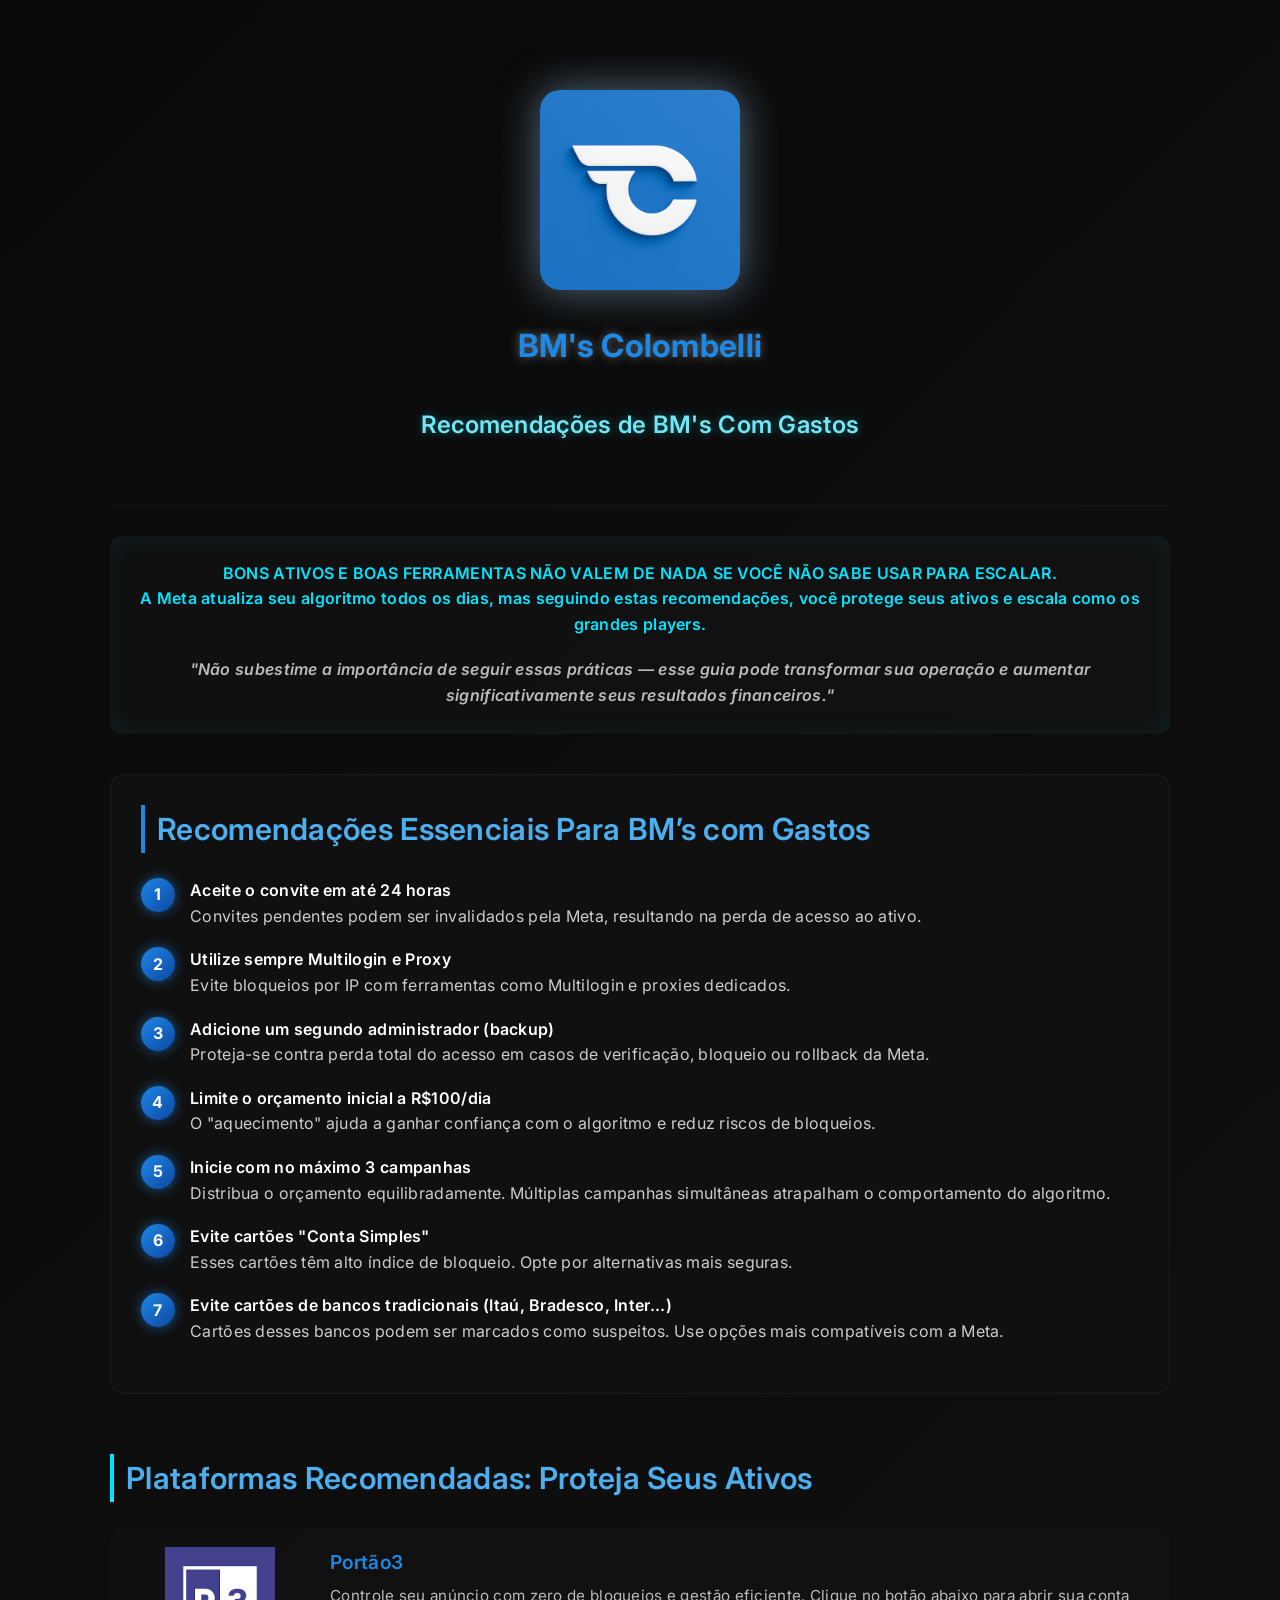
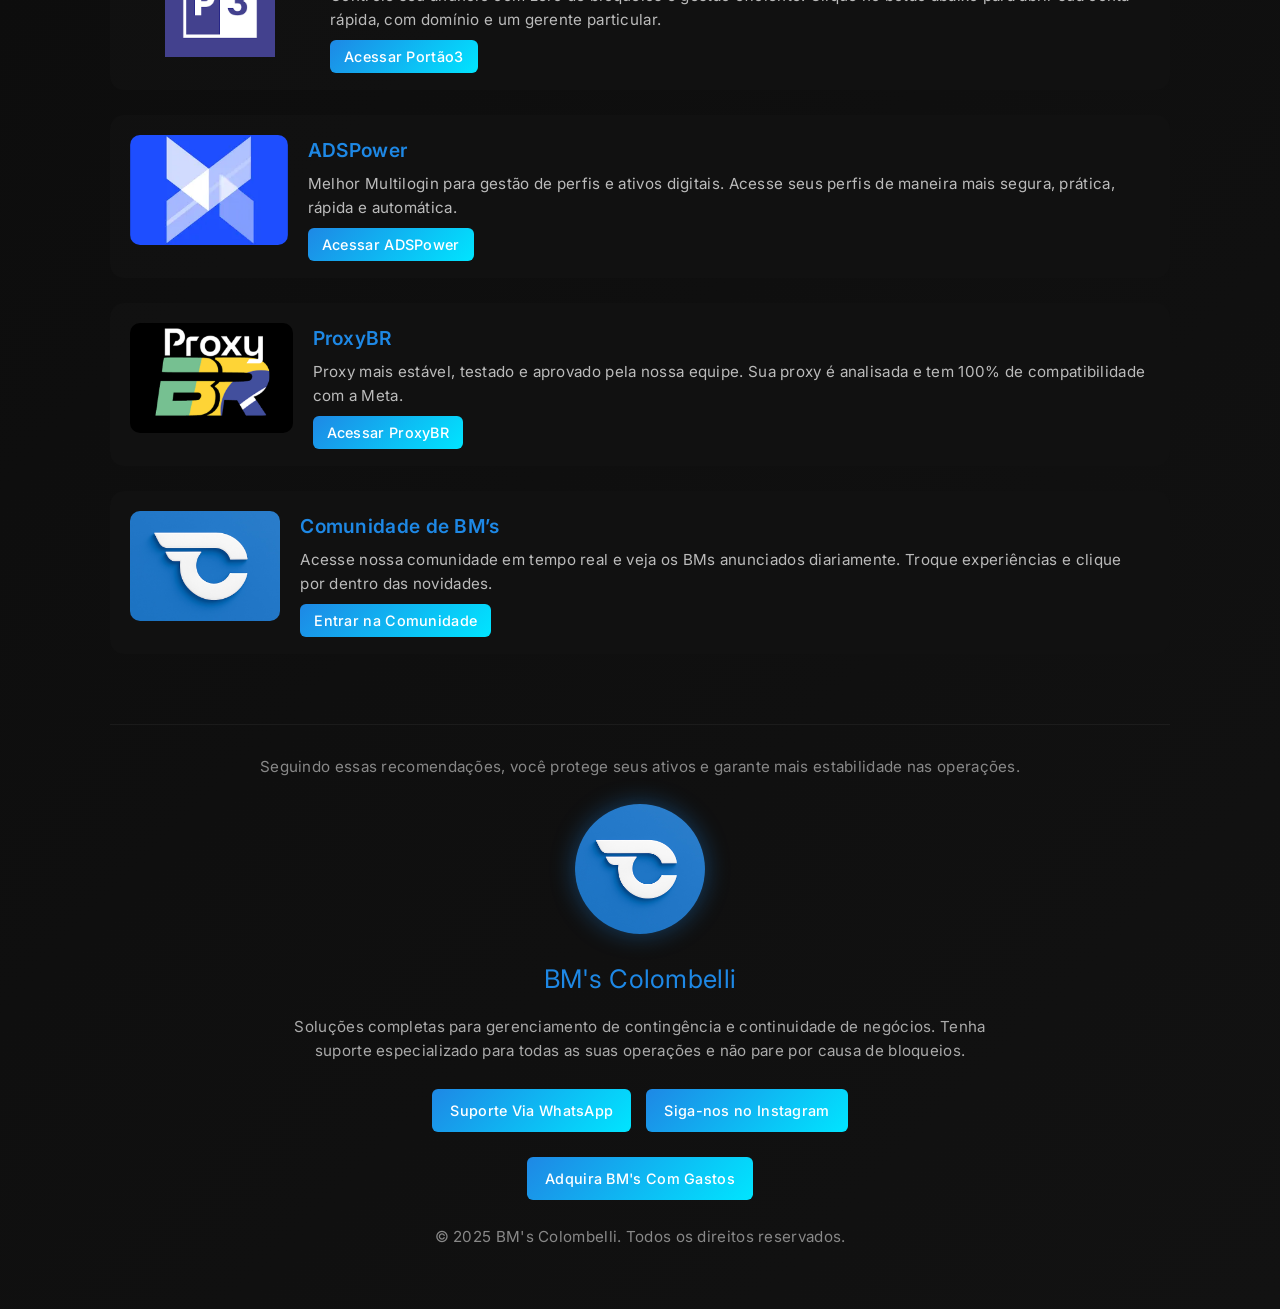
<file: recomendacao.html>
<!DOCTYPE html>
<html lang="pt-BR">
<head>
  <meta charset="UTF-8" />
  <meta name="viewport" content="width=device-width, initial-scale=1.0" />
  <title>Recomendações BM's Colombelli</title>

  <!-- Google Fonts: Inter -->
  <link href="https://fonts.googleapis.com/css2?family=Inter:wght@400;500;600;700&display=swap" rel="stylesheet">

  <style>
    /* ===== RESET ===== */
    * {
      margin: 0;
      padding: 0;
      box-sizing: border-box;
    }

    /* ===== BASE ===== */
    body {
      font-family: 'Inter', sans-serif;
      background: linear-gradient(135deg, #0a0a0a, #121212);
      color: #e0e0e0;
      line-height: 1.6;
      letter-spacing: 0.3px;
    }

    .container {
      max-width: 1100px;
      margin: 0 auto;
      padding: 30px 20px;
    }

    /* ===== HEADER ===== */
    header {
      display: flex;
      flex-direction: column;
      align-items: center;
      justify-content: center;
      gap: 20px;
      padding: 60px 20px;
      border-bottom: 1px solid rgba(255, 255, 255, 0.05);
      text-align: center;
    }

    header .logo {
      width: 200px;
      height: 200px;
      border-radius: 20px;
      object-fit: cover;
      box-shadow: 0 0 40px rgba(157, 202, 241, 0.5);
      flex-shrink: 0;
    }

    header .company-name {
      font-size: 2rem;
      font-weight: 700;
      color: #1e88e5;
      text-shadow: 0 0 10px rgba(255, 255, 255, 0.3), 0 0 20px rgba(255, 255, 255, 0.1);
      margin-top: 10px;
    }

    /* Novo título "Recomendações de BM's Com Gastos" */
    .header-title {
      font-size: 1.5rem;
      font-weight: 600;
      color: #74e6f3;
      margin-top: 15px;
      text-shadow: 0 0 8px rgba(0, 229, 255, 0.4);
    }

    /* ===== DESTAQUE ===== */
    .highlight {
      background: rgba(20, 20, 20, 0.6);
      backdrop-filter: blur(10px);
      padding: 25px;
      border-radius: 12px;
      margin: 30px 0;
      text-align: center;
      color: #00e5ff;
      font-weight: 600;
      box-shadow: inset 0 0 25px rgba(0, 229, 255, 0.08);
    }

    .highlight .quote {
      margin-top: 20px;
      font-style: italic;
      color: #bbb;
      font-size: 1rem;
    }

    /* ===== LISTA DE RECOMENDAÇÕES ===== */
    .recommendations {
      background: rgba(18, 18, 18, 0.75);
      border: 1px solid rgba(255, 255, 255, 0.05);
      padding: 30px;
      border-radius: 14px;
      margin-top: 40px;
    }

    .recommendations h2 {
      font-size: 1.9rem;
      color: #4cafef;
      margin-bottom: 25px;
      font-weight: 600;
      border-left: 4px solid #1e88e5;
      padding-left: 12px;
    }

    .item {
      display: flex;
      gap: 15px;
      margin-bottom: 18px;
    }

    .number {
      background: linear-gradient(135deg, #1e88e5, #0d47a1);
      color: white;
      width: 34px;
      height: 34px;
      border-radius: 50%;
      display: flex;
      align-items: center;
      justify-content: center;
      font-weight: bold;
      box-shadow: 0 0 12px rgba(30, 136, 229, 0.6);
    }

    .content {
      flex: 1;
      font-size: 1rem;
      color: #ccc;
    }
    .content strong {
      color: #fff;
      font-weight: 600;
    }

    /* ===== PLATAFORMAS ===== */
    .platforms {
      margin-top: 60px;
    }

    .platforms h2 {
      font-size: 1.9rem;
      color: #4cafef;
      margin-bottom: 25px;
      font-weight: 600;
      border-left: 4px solid #00e5ff;
      padding-left: 12px;
    }

    .platform-item {
      display: flex;
      align-items: flex-start;
      gap: 20px;
      background: rgba(18, 18, 18, 0.75);
      border-radius: 14px;
      padding: 20px;
      margin-bottom: 25px;
      transition: transform 0.3s ease, box-shadow 0.3s ease;
    }
    .platform-item:hover {
      transform: translateY(-4px);
      box-shadow: 0 6px 18px rgba(0, 229, 255, 0.1);
    }

    .platform-img {
      width: 180px;
      height: 110px;
      border-radius: 10px;
      object-fit: cover;
    }

    .platform-name {
      font-weight: 600;
      font-size: 1.2rem;
      color: #1e88e5;
      margin-bottom: 6px;
    }

    .platform-desc {
      font-size: 0.95rem;
      color: #bbb;
      margin-bottom: 12px;
    }

    .btn {
      background: linear-gradient(135deg, #1e88e5, #00e5ff);
      color: white;
      padding: 8px 14px;
      border-radius: 6px;
      text-decoration: none;
      font-size: 0.9rem;
      font-weight: 500;
      transition: opacity 0.3s;
    }
    .btn:hover {
      opacity: 0.85;
    }

    /* ===== FOOTER ===== */
    footer {
      text-align: center;
      margin-top: 70px;
      padding: 30px 20px;
      border-top: 1px solid rgba(255, 255, 255, 0.05);
      color: #888;
      font-size: 0.95rem;
    }

    .footer-logo {
      width: 130px;
      height: 130px;
      margin: 25px auto;
      border-radius: 50%;
      background-size: cover;
      box-shadow: 0 0 25px rgba(30, 136, 229, 0.4);
      background-image: url('WhatsApp Image 2025-09-17 at 15.46.36.jpeg');
    }

    .footer-title {
      font-size: 1.6rem;
      color: #1e88e5;
      margin: 15px 0;
    }

    .footer-text {
      margin: 15px auto;
      max-width: 700px;
      font-size: 0.95rem;
      color: #aaa;
    }

    .footer-buttons {
      display: flex;
      justify-content: center;
      flex-wrap: wrap;
      gap: 15px;
      margin: 25px 0;
    }

    .footer-btn {
      background: linear-gradient(135deg, #1e88e5, #00e5ff);
      color: white;
      padding: 10px 18px;
      border-radius: 6px;
      text-decoration: none;
      font-size: 0.9rem;
      font-weight: 500;
      transition: opacity 0.3s;
    }
    .footer-btn:hover {
      opacity: 0.85;
    }

    .links {
      margin-top: 20px;
    }
    .links a {
      color: #00e5ff;
      text-decoration: none;
      margin: 0 10px;
      font-size: 0.9rem;
    }
    .links a:hover {
      text-decoration: underline;
    }
  </style>
</head>
<body>
  <div class="container">
    <header>
      <img src="WhatsApp Image 2025-09-17 at 15.46.36.jpeg" alt="Logo BM's Colombelli" class="logo" />
      <div class="company-name">BM's Colombelli</div>
      <div class="header-title">Recomendações de BM's Com Gastos</div>
    </header>

    <div class="highlight">
      <p>BONS ATIVOS E BOAS FERRAMENTAS NÃO VALEM DE NADA SE VOCÊ NÃO SABE USAR PARA ESCALAR.</p>
      <p>A Meta atualiza seu algoritmo todos os dias, mas seguindo estas recomendações, você protege seus ativos e escala como os grandes players.</p>
      <div class="quote">
        "Não subestime a importância de seguir essas práticas — esse guia pode transformar sua operação e aumentar significativamente seus resultados financeiros."
      </div>
    </div>

    <div class="recommendations">
      <h2>Recomendações Essenciais Para BM’s com Gastos</h2>
      <div class="item"><div class="number">1</div><div class="content"><strong>Aceite o convite em até 24 horas</strong><br>Convites pendentes podem ser invalidados pela Meta, resultando na perda de acesso ao ativo.</div></div>
      <div class="item"><div class="number">2</div><div class="content"><strong>Utilize sempre Multilogin e Proxy</strong><br>Evite bloqueios por IP com ferramentas como Multilogin e proxies dedicados.</div></div>
      <div class="item"><div class="number">3</div><div class="content"><strong>Adicione um segundo administrador (backup)</strong><br>Proteja-se contra perda total do acesso em casos de verificação, bloqueio ou rollback da Meta.</div></div>
      <div class="item"><div class="number">4</div><div class="content"><strong>Limite o orçamento inicial a R$100/dia</strong><br>O "aquecimento" ajuda a ganhar confiança com o algoritmo e reduz riscos de bloqueios.</div></div>
      <div class="item"><div class="number">5</div><div class="content"><strong>Inicie com no máximo 3 campanhas</strong><br>Distribua o orçamento equilibradamente. Múltiplas campanhas simultâneas atrapalham o comportamento do algoritmo.</div></div>
      <div class="item"><div class="number">6</div><div class="content"><strong>Evite cartões "Conta Simples"</strong><br>Esses cartões têm alto índice de bloqueio. Opte por alternativas mais seguras.</div></div>
      <div class="item"><div class="number">7</div><div class="content"><strong>Evite cartões de bancos tradicionais (Itaú, Bradesco, Inter...)</strong><br>Cartões desses bancos podem ser marcados como suspeitos. Use opções mais compatíveis com a Meta.</div></div>
    </div>

    <div class="platforms">
      <h2>Plataformas Recomendadas: Proteja Seus Ativos</h2>
      <div class="platform-item">
        <img src="portao3.png" alt="Portão3" class="platform-img" />
        <div>
          <div class="platform-name">Portão3</div>
          <div class="platform-desc">Controle seu anúncio com zero de bloqueios e gestão eficiente. Clique no botão abaixo para abrir sua conta rápida, com domínio e um gerente particular.</div>
          <a href="https://www.portao3.com.br/gestao-ads?p=colombelliads" class="btn">Acessar Portão3</a>
        </div>
      </div>

      <div class="platform-item">
        <img src="icon.png" alt="Lauth" class="platform-img" />
        <div>
          <div class="platform-name">ADSPower</div>
          <div class="platform-desc">Melhor Multilogin para gestão de perfis e ativos digitais. Acesse seus perfis de maneira mais segura, prática, rápida e automática.</div>
          <a href="https://share.adspower.com/colombelliads" class="btn">Acessar ADSPower</a>
        </div>
      </div>

      <div class="platform-item">
        <img src="proxybr.png" alt="AlfaProxy" class="platform-img" />
        <div>
          <div class="platform-name">ProxyBR</div>
          <div class="platform-desc">Proxy mais estável, testado e aprovado pela nossa equipe. Sua proxy é analisada e tem 100% de compatibilidade com a Meta.</div>
          <a href="https://painel.proxybr.com.br?a=colombelliads" class="btn">Acessar ProxyBR</a>
        </div>
      </div>

      <div class="platform-item">
        <img src="WhatsApp Image 2025-09-17 at 15.46.36.jpeg" alt="Comunidade BM's" class="platform-img" />
        <div>
          <div class="platform-name">Comunidade de BM’s</div>
          <div class="platform-desc">Acesse nossa comunidade em tempo real e veja os BMs anunciados diariamente. Troque experiências e clique por dentro das novidades.</div>
          <a href="https://chat.whatsapp.com/G7znc8v5hm15dRjAPJT0Qt" class="btn">Entrar na Comunidade</a>
        </div>
      </div>
    </div>

    <footer>
      <p>Seguindo essas recomendações, você protege seus ativos e garante mais estabilidade nas operações.</p>
      <div class="footer-logo"></div>
      <div class="footer-title">BM's Colombelli</div>
      <div class="footer-text">
        Soluções completas para gerenciamento de contingência e continuidade de negócios. 
        Tenha suporte especializado para todas as suas operações e não pare por causa de bloqueios.
      </div>
      <div class="footer-buttons">
        <a href="https://wa.me/5511962999828" class="footer-btn">Suporte Via WhatsApp</a>
        <a href="https://www.instagram.com/jvcolombelli_/" class="footer-btn">Siga-nos no Instagram</a>
      </div>
      <div class="footer-buttons">
        <a href="https://chat.whatsapp.com/G7znc8v5hm15dRjAPJT0Qt" class="footer-btn">Adquira BM's Com Gastos</a>
      </div>
      <p>© 2025 BM's Colombelli. Todos os direitos reservados.</p>
    </footer>
  </div>
</body>
</html>
</file>
